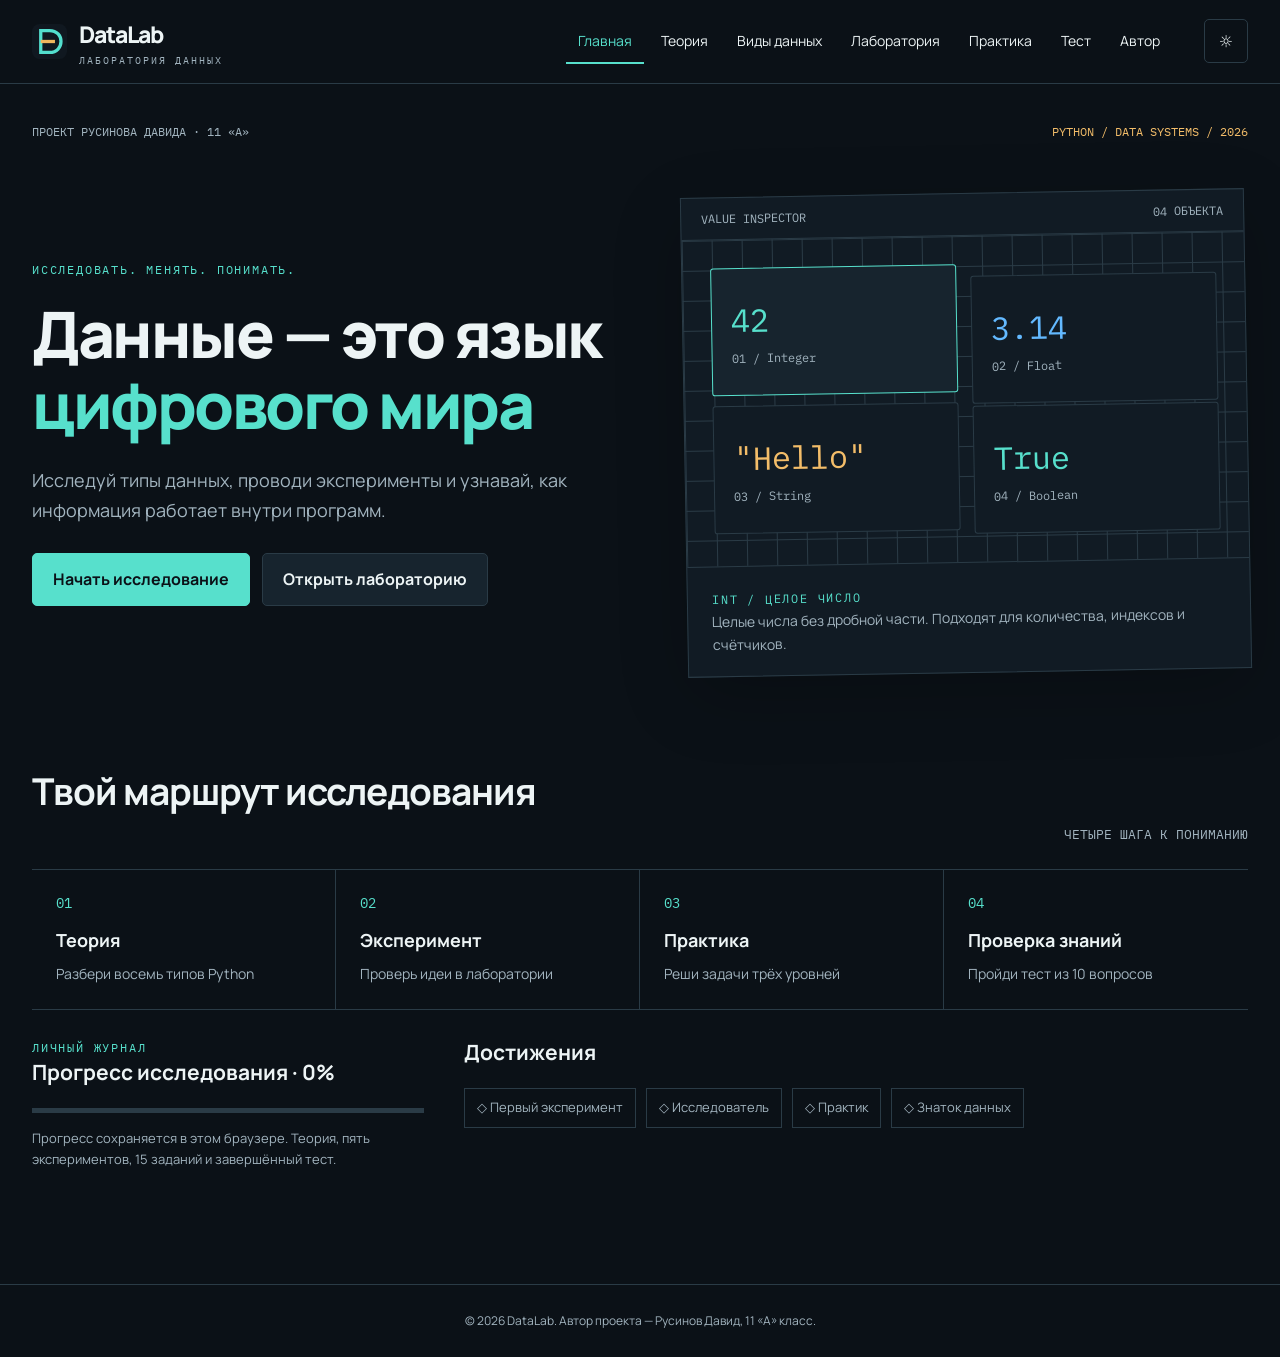
<file: index.html>
<!doctype html><html lang="ru"><head><meta charset="UTF-8"><meta name="viewport" content="width=device-width,initial-scale=1"><meta name="description" content="DataLab — интерактивная лаборатория типов и видов данных. Автор: Русинов Давид, 11 А класс."><title>DataLab — Лаборатория данных</title><link rel="icon" href="assets/favicon.svg" type="image/svg+xml"><link rel="stylesheet" href="assets/style.css"><script src="assets/core.js" defer></script><script src="assets/lab.js" defer></script><script src="assets/quizzes.js" defer></script><script src="assets/app.js" defer></script></head><body data-page="home"><div id="app"></div></body></html>
</file>
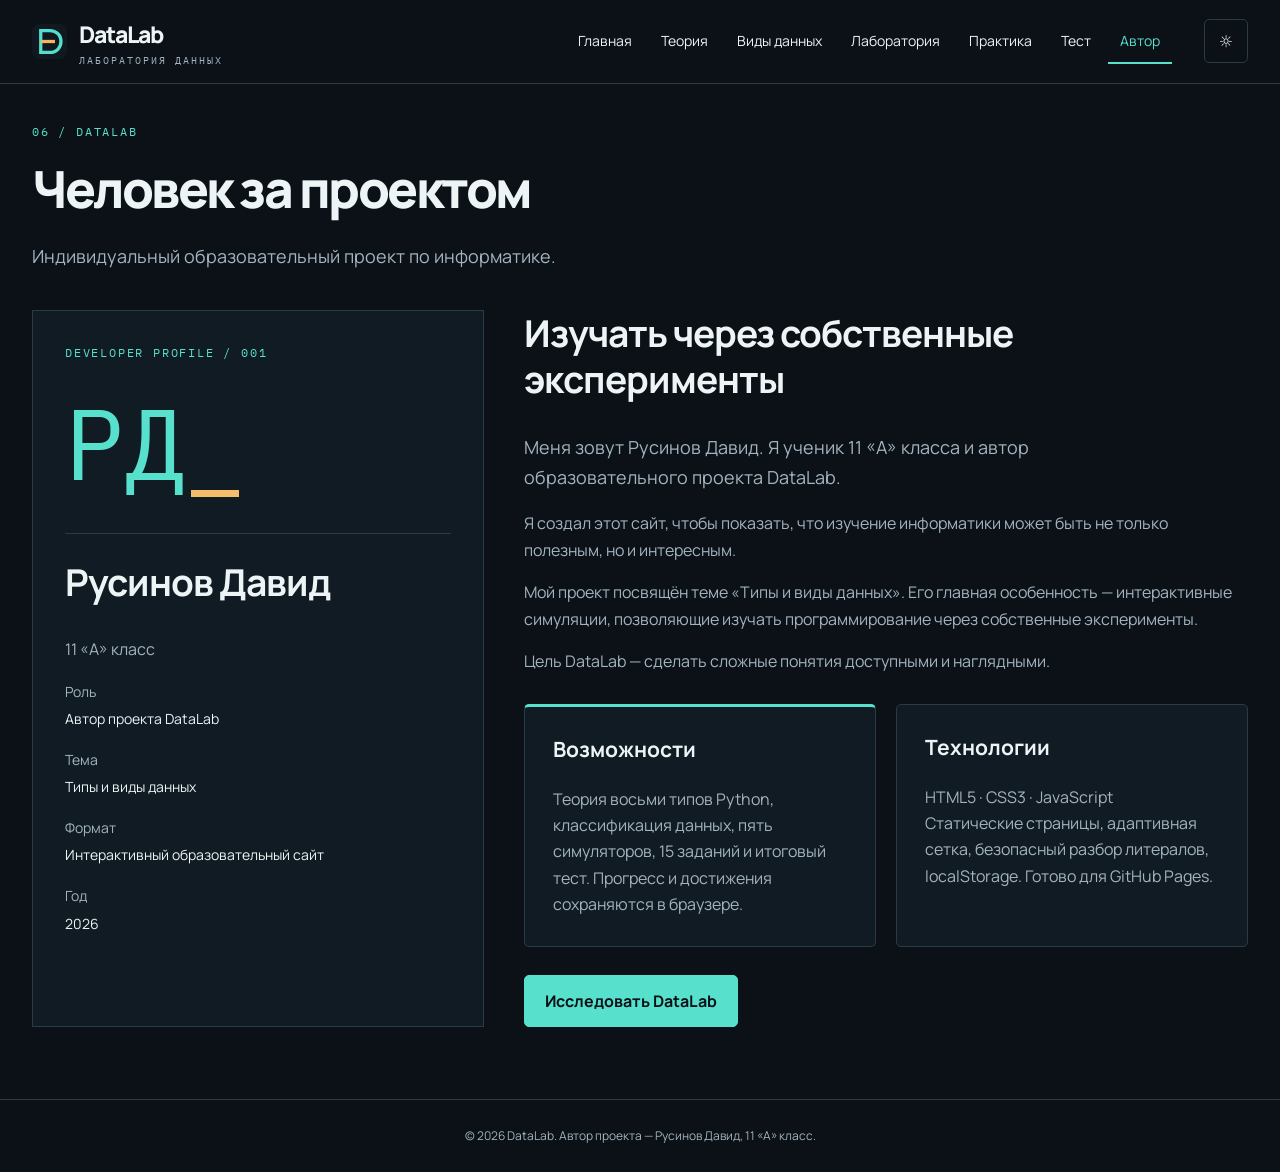
<file: author.html>
<!doctype html><html lang="ru"><head><meta charset="UTF-8"><meta name="viewport" content="width=device-width,initial-scale=1"><meta name="description" content="DataLab — интерактивная лаборатория типов и видов данных. Автор: Русинов Давид, 11 А класс."><title>Автор — DataLab</title><link rel="icon" href="assets/favicon.svg" type="image/svg+xml"><link rel="stylesheet" href="assets/style.css"><script src="assets/core.js" defer></script><script src="assets/lab.js" defer></script><script src="assets/quizzes.js" defer></script><script src="assets/app.js" defer></script></head><body data-page="author"><div id="app"></div></body></html>
</file>
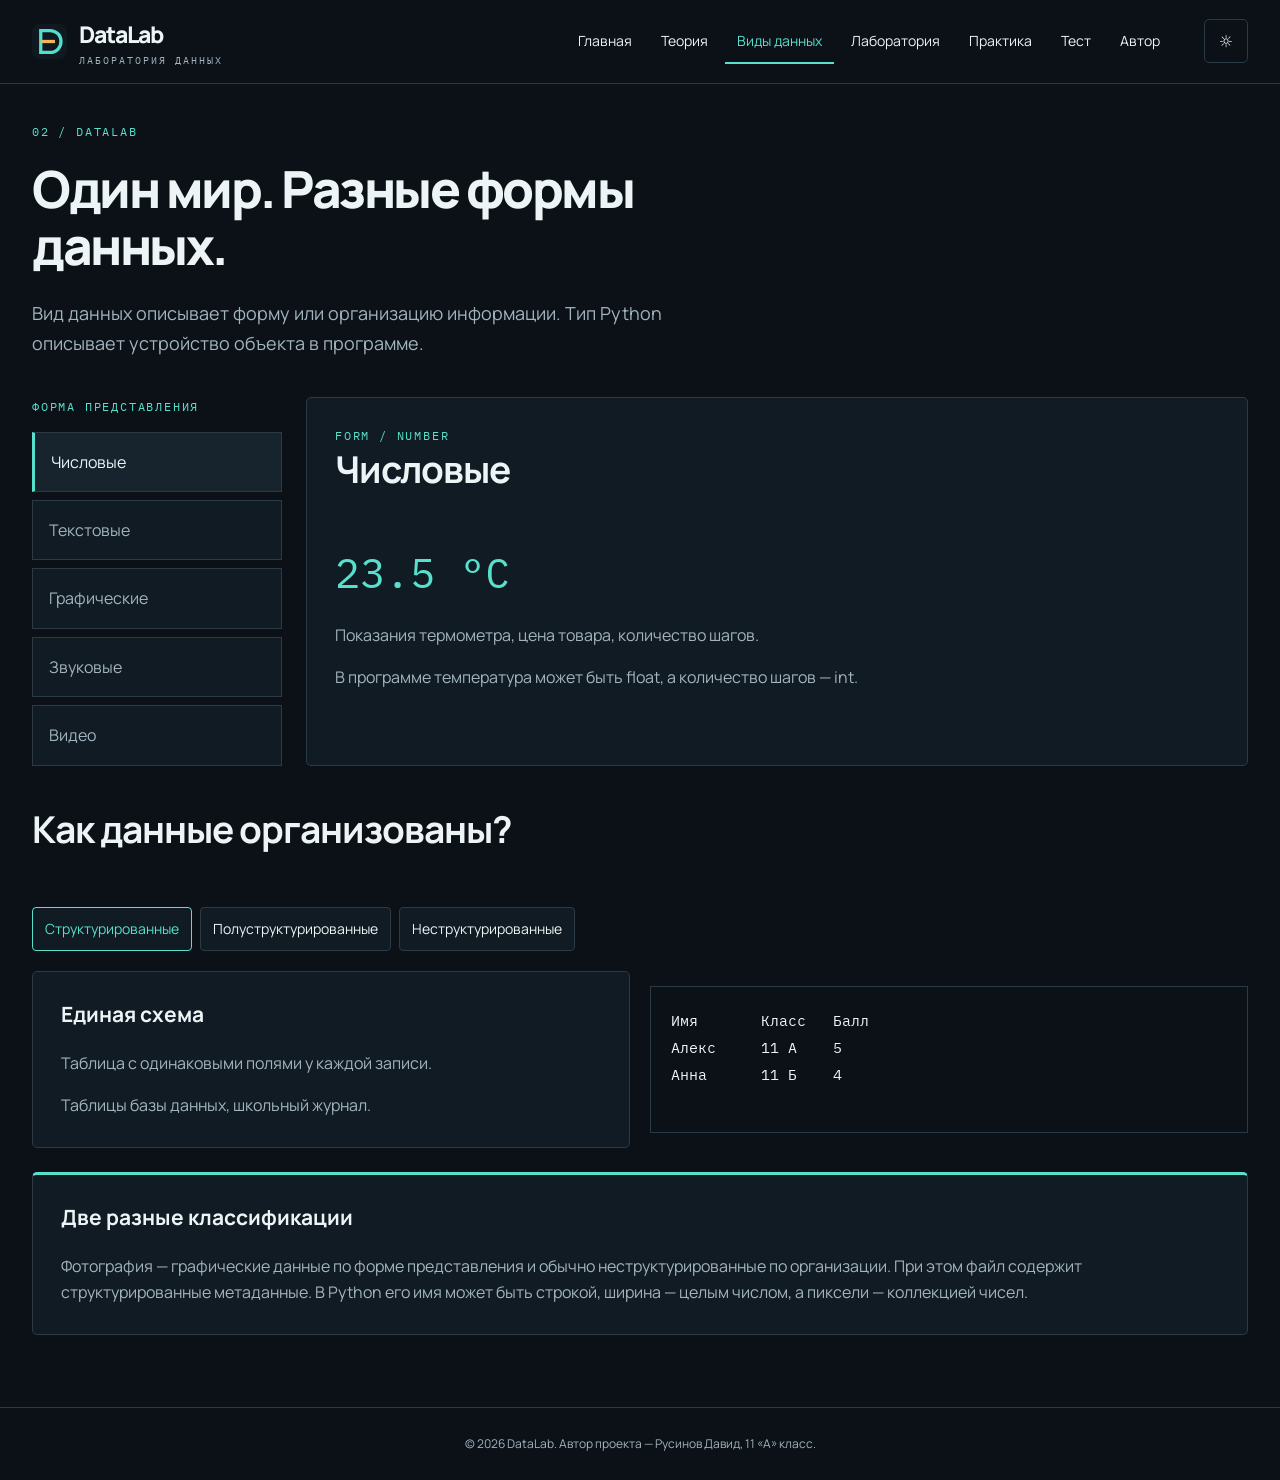
<file: kinds.html>
<!doctype html><html lang="ru"><head><meta charset="UTF-8"><meta name="viewport" content="width=device-width,initial-scale=1"><meta name="description" content="DataLab — интерактивная лаборатория типов и видов данных. Автор: Русинов Давид, 11 А класс."><title>Виды данных — DataLab</title><link rel="icon" href="assets/favicon.svg" type="image/svg+xml"><link rel="stylesheet" href="assets/style.css"><script src="assets/core.js" defer></script><script src="assets/lab.js" defer></script><script src="assets/quizzes.js" defer></script><script src="assets/app.js" defer></script></head><body data-page="kinds"><div id="app"></div></body></html>
</file>
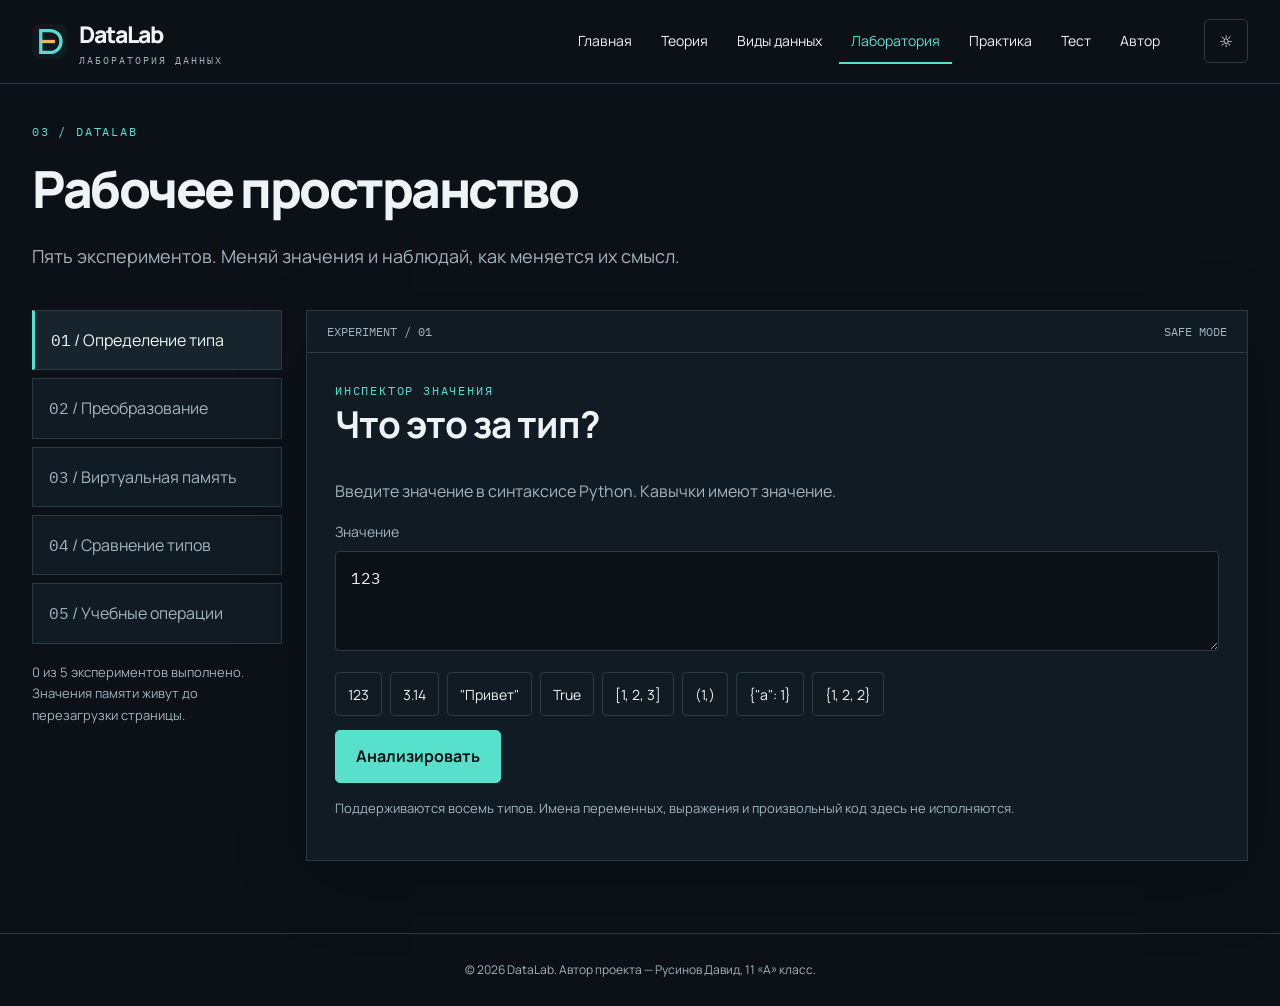
<file: lab.html>
<!doctype html><html lang="ru"><head><meta charset="UTF-8"><meta name="viewport" content="width=device-width,initial-scale=1"><meta name="description" content="DataLab — интерактивная лаборатория типов и видов данных. Автор: Русинов Давид, 11 А класс."><title>Лаборатория — DataLab</title><link rel="icon" href="assets/favicon.svg" type="image/svg+xml"><link rel="stylesheet" href="assets/style.css"><script src="assets/core.js" defer></script><script src="assets/lab.js" defer></script><script src="assets/quizzes.js" defer></script><script src="assets/app.js" defer></script></head><body data-page="lab"><div id="app"></div></body></html>
</file>
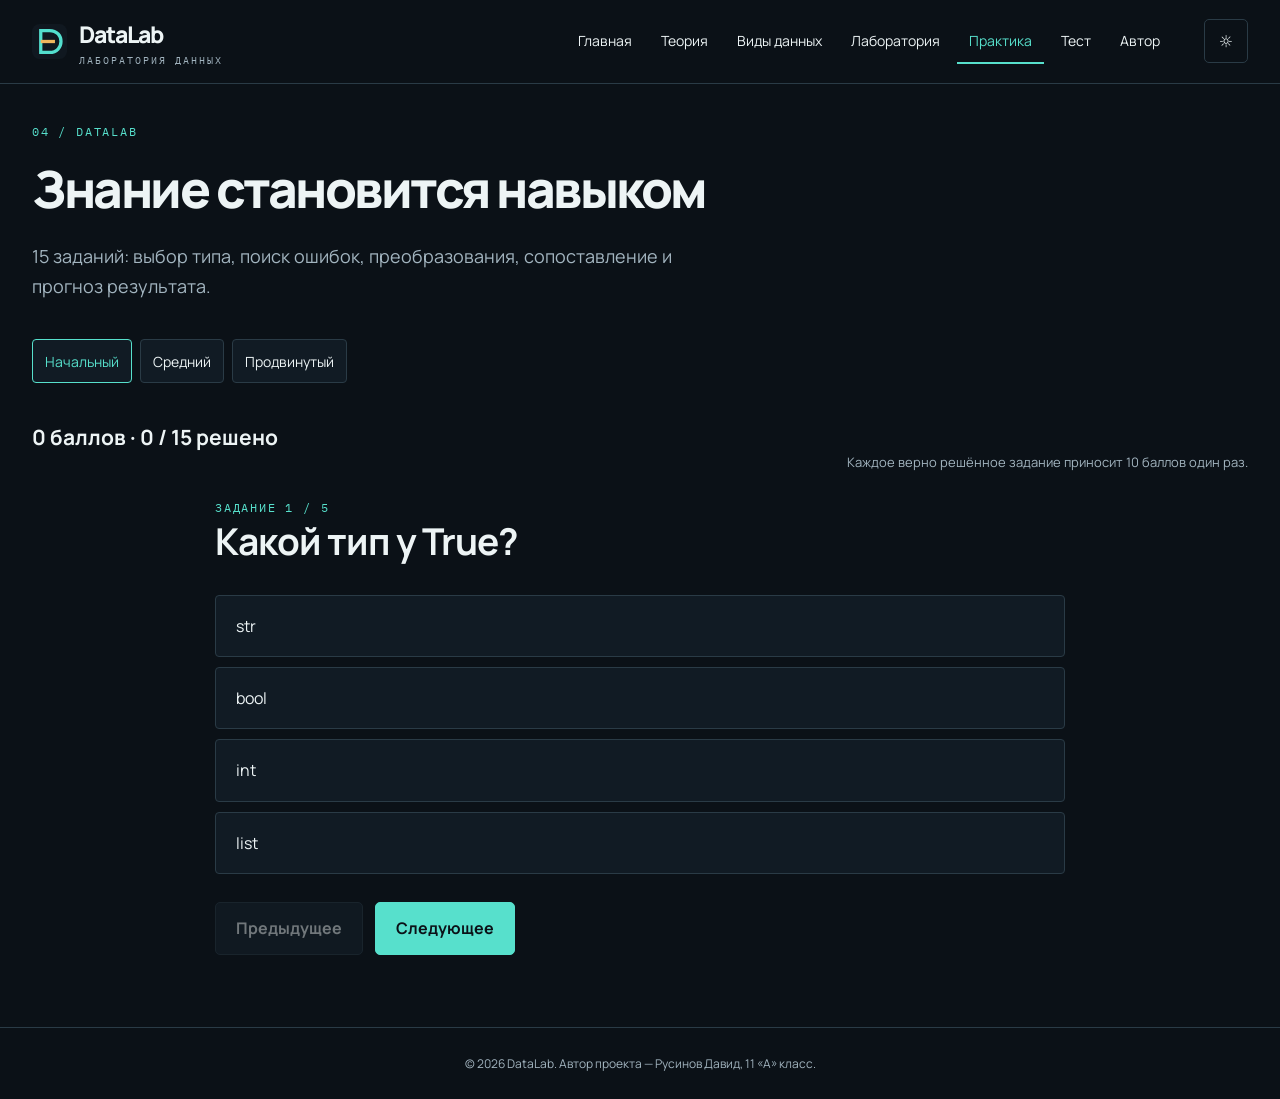
<file: practice.html>
<!doctype html><html lang="ru"><head><meta charset="UTF-8"><meta name="viewport" content="width=device-width,initial-scale=1"><meta name="description" content="DataLab — интерактивная лаборатория типов и видов данных. Автор: Русинов Давид, 11 А класс."><title>Практика — DataLab</title><link rel="icon" href="assets/favicon.svg" type="image/svg+xml"><link rel="stylesheet" href="assets/style.css"><script src="assets/core.js" defer></script><script src="assets/lab.js" defer></script><script src="assets/quizzes.js" defer></script><script src="assets/app.js" defer></script></head><body data-page="practice"><div id="app"></div></body></html>
</file>
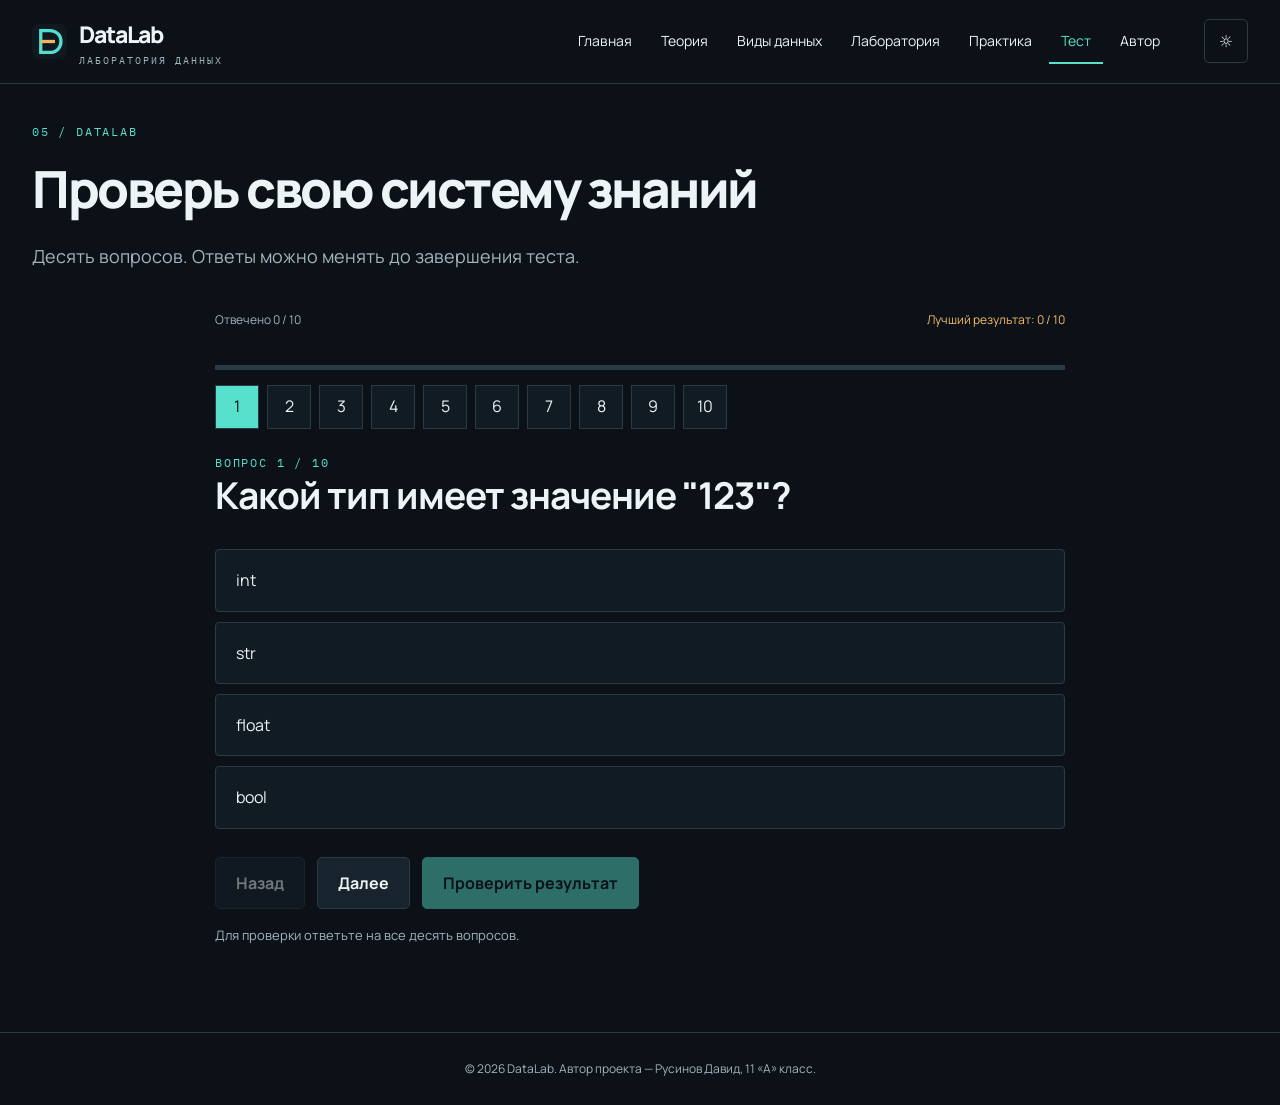
<file: test.html>
<!doctype html><html lang="ru"><head><meta charset="UTF-8"><meta name="viewport" content="width=device-width,initial-scale=1"><meta name="description" content="DataLab — интерактивная лаборатория типов и видов данных. Автор: Русинов Давид, 11 А класс."><title>Тест — DataLab</title><link rel="icon" href="assets/favicon.svg" type="image/svg+xml"><link rel="stylesheet" href="assets/style.css"><script src="assets/core.js" defer></script><script src="assets/lab.js" defer></script><script src="assets/quizzes.js" defer></script><script src="assets/app.js" defer></script></head><body data-page="test"><div id="app"></div></body></html>
</file>
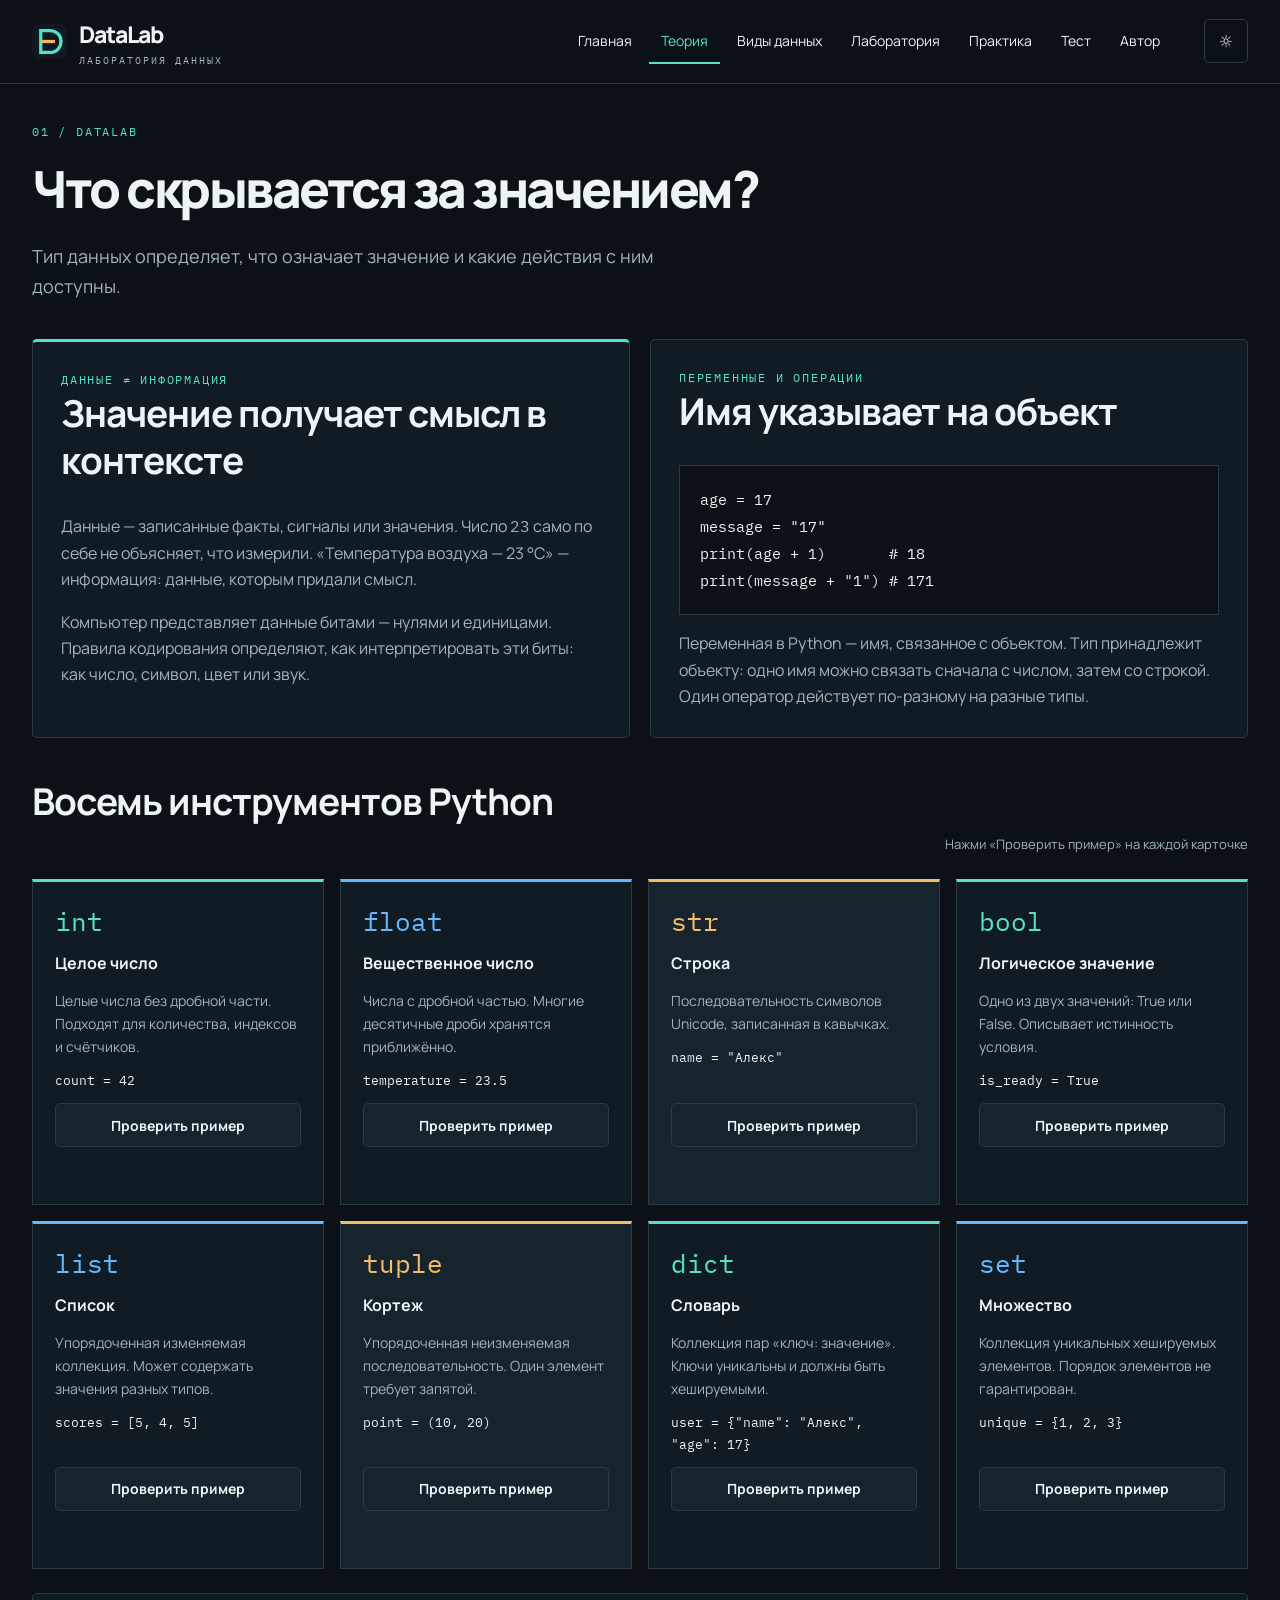
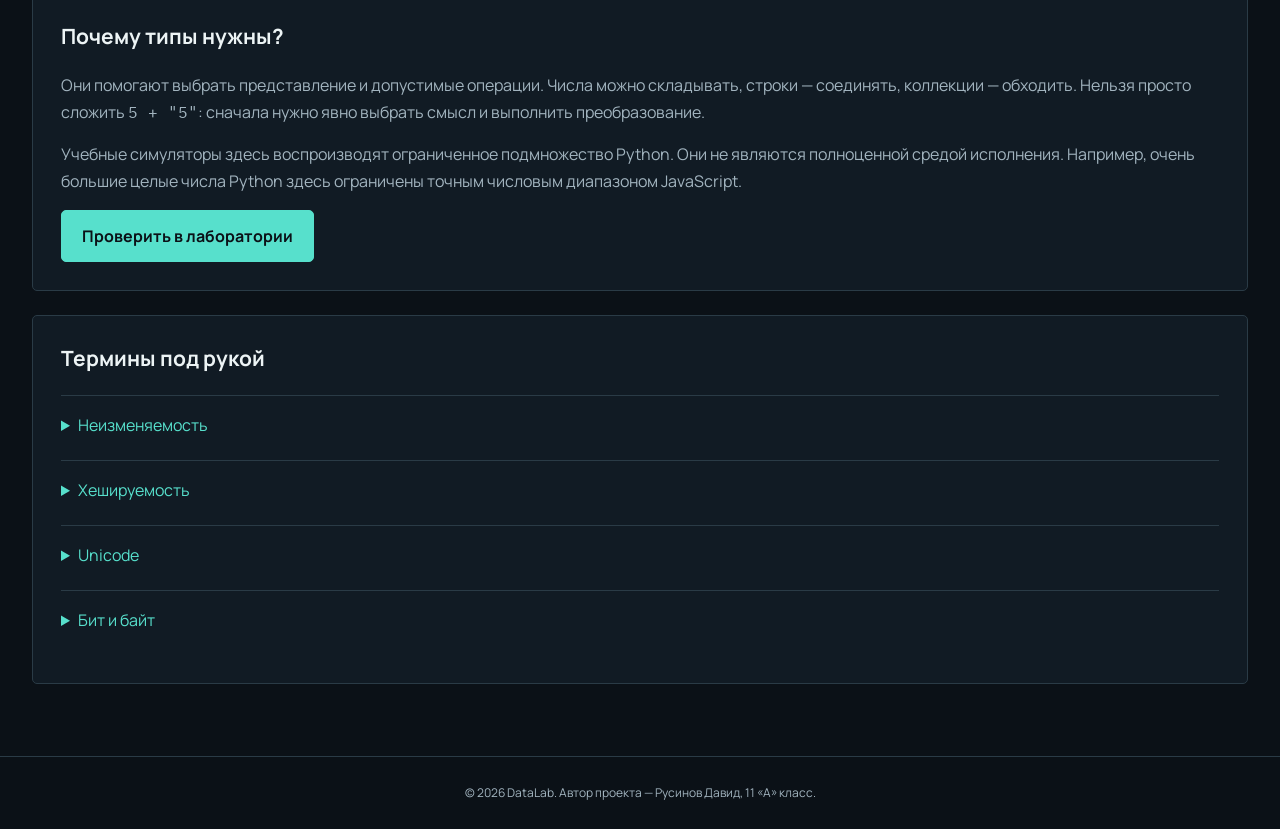
<file: theory.html>
<!doctype html><html lang="ru"><head><meta charset="UTF-8"><meta name="viewport" content="width=device-width,initial-scale=1"><meta name="description" content="DataLab — интерактивная лаборатория типов и видов данных. Автор: Русинов Давид, 11 А класс."><title>Теория — DataLab</title><link rel="icon" href="assets/favicon.svg" type="image/svg+xml"><link rel="stylesheet" href="assets/style.css"><script src="assets/core.js" defer></script><script src="assets/lab.js" defer></script><script src="assets/quizzes.js" defer></script><script src="assets/app.js" defer></script></head><body data-page="theory"><div id="app"></div></body></html>
</file>
<file: assets/style.css>
@import url('https://fonts.googleapis.com/css2?family=Manrope:wght@400;500;600;700;800&family=IBM+Plex+Mono:wght@400;500;600&display=swap');
details{border-top:1px solid var(--line);padding:16px 0}summary{cursor:pointer;color:var(--mint);min-height:32px}details p{margin:12px 0 0}.scroll-reveal{opacity:.4;transform:translateY(14px);transition:opacity .45s,transform .45s}.scroll-reveal.in-view{opacity:1;transform:none}
:root{color-scheme:dark;--bg:#0b1117;--surface:#111b24;--raised:#17242e;--ink:#edf4f5;--muted:#a2b4bf;--line:#2a3b46;--mint:#57e0cc;--blue:#63b9ff;--amber:#f3bd69;--red:#ff9292;--shadow:0 20px 70px #0003}*{box-sizing:border-box}html{scroll-behavior:smooth}body{margin:0;background:var(--bg);color:var(--ink);font-family:Manrope,system-ui,sans-serif;font-size:16px;line-height:1.65}body.light{color-scheme:light;--bg:#f1f5f6;--surface:#fff;--raised:#e5edf0;--ink:#132935;--muted:#526976;--line:#c1d1d8;--mint:#087b6b;--blue:#136caf;--amber:#965f0b;--red:#b32736;--shadow:0 20px 70px #19354412}button,input,select,textarea{font:inherit}button,a,input,select,textarea{-webkit-tap-highlight-color:transparent}button,a{touch-action:manipulation}button{cursor:pointer}a{color:inherit;text-decoration:none}button:focus-visible,a:focus-visible,input:focus-visible,select:focus-visible,textarea:focus-visible{outline:3px solid var(--amber);outline-offset:4px}button:disabled{opacity:.45;cursor:not-allowed}header{position:sticky;top:0;z-index:30;background:var(--bg);border-bottom:1px solid var(--line)}.header-inner{max-width:1440px;margin:auto;padding:16px 32px;display:flex;align-items:center;gap:32px}.brand{display:flex;align-items:center;gap:12px;font-weight:800;font-size:23px;letter-spacing:-1px}.brand img{width:35px;animation:logo 7s ease-in-out infinite}.brand small{display:block;font:10px 'IBM Plex Mono',monospace;letter-spacing:2px;color:var(--muted)}nav{display:flex;gap:5px;margin-left:auto}nav a{font-size:14px;padding:10px 12px;border-bottom:2px solid transparent}nav a:hover,nav a.active{color:var(--mint);border-color:var(--mint)}.icon-button{background:transparent;color:var(--ink);border:1px solid var(--line);min-width:44px;min-height:44px;border-radius:5px}.menu{display:none}main{max-width:1320px;padding:38px 32px 72px;margin:auto;min-height:80vh}.eyebrow,.mono,code,pre{font-family:'IBM Plex Mono',monospace}.eyebrow{font-size:12px;letter-spacing:1.8px;color:var(--mint);text-transform:uppercase}.statusline{display:flex;align-items:center;justify-content:space-between;gap:20px;margin-bottom:35px;color:var(--muted);font-size:12px}.statusline span:last-child{color:var(--amber)}h1,h2,h3,p{margin-top:0}h1{font-size:clamp(36px,5vw,66px);line-height:1.12;letter-spacing:-2.5px;font-weight:800;margin:18px 0 25px}h2{font-size:clamp(26px,3vw,37px);line-height:1.25;letter-spacing:-1px}h3{font-size:21px;line-height:1.4}p{color:var(--muted)}.lead{font-size:18px;max-width:650px}.hero{display:grid;grid-template-columns:1.04fr 1fr;gap:65px;align-items:center;padding:16px 0 55px}.hero h1 span{color:var(--mint)}.actions{display:flex;flex-wrap:wrap;gap:12px;margin-top:28px}.button{display:inline-flex;align-items:center;justify-content:center;min-height:48px;padding:12px 20px;border:1px solid var(--line);background:var(--raised);color:var(--ink);font-weight:700;border-radius:5px;transition:transform .2s,border-color .2s}.button:hover{transform:translateY(-2px);border-color:var(--mint)}.primary{background:var(--mint);color:var(--bg);border-color:var(--mint)}.small{font-size:14px;min-height:44px;padding:8px 14px}.console{border:1px solid var(--line);background:var(--surface);box-shadow:var(--shadow);position:relative}.console-bar{padding:13px 20px;border-bottom:1px solid var(--line);display:flex;justify-content:space-between;font:12px 'IBM Plex Mono',monospace;color:var(--muted)}.objects{padding:28px;display:grid;grid-template-columns:1fr 1fr;gap:14px;background-image:linear-gradient(var(--line) 1px,transparent 1px),linear-gradient(90deg,var(--line) 1px,transparent 1px);background-size:30px 30px}.object{color:var(--ink);text-align:left;position:relative;background:var(--surface);border:1px solid var(--line);padding:19px;min-height:128px;border-radius:3px}.object:nth-child(2){transform:translateY(12px)}.object:nth-child(3){transform:translateY(-4px)}.object:hover,.object.selected{border-color:var(--accent,var(--mint));background:var(--raised)}.object strong{font:32px 'IBM Plex Mono',monospace;color:var(--accent,var(--mint));display:block}.object small{font:12px 'IBM Plex Mono',monospace;display:block;color:var(--muted);margin-top:10px}.readout{padding:20px 24px;min-height:110px;font-size:14px;border-top:1px solid var(--line)}.readout p{margin-bottom:0}.section-head{display:flex;justify-content:space-between;align-items:end;gap:20px;margin:40px 0 24px}.section-head p{margin:0}.route{display:grid;grid-template-columns:repeat(4,1fr);border-top:1px solid var(--line);border-bottom:1px solid var(--line)}.route a{padding:24px;border-right:1px solid var(--line);position:relative}.route a:last-child{border:0}.route a:hover{background:var(--surface)}.route b{font:14px 'IBM Plex Mono',monospace;color:var(--mint);display:block;margin-bottom:14px}.route strong{font-size:18px}.route p{font-size:14px;margin:6px 0 0}.progress-shell{height:5px;background:var(--line);overflow:hidden;margin:15px 0}.progress-shell div{height:100%;background:var(--mint);transition:width .4s}.progress-panel{display:grid;grid-template-columns:1fr 2fr;gap:40px;padding:28px 0}.badges{display:flex;flex-wrap:wrap;gap:10px}.badge{font-size:13px;padding:8px 12px;border:1px solid var(--line);color:var(--muted)}.badge.earned{color:var(--amber);border-color:var(--amber)}footer{border-top:1px solid var(--line);padding:26px 32px;color:var(--muted);font-size:12px;text-align:center}.page-title{max-width:800px;margin-bottom:38px}.page-title h1{font-size:clamp(34px,4vw,52px)}.grid{display:grid;grid-template-columns:repeat(2,1fr);gap:20px}.panel{border:1px solid var(--line);background:var(--surface);padding:28px;border-radius:5px}.panel.accent{border-top:3px solid var(--mint)}.panel p:last-child{margin-bottom:0}.type-grid{display:grid;grid-template-columns:repeat(4,1fr);gap:16px}.type-card{border:1px solid var(--line);border-top:3px solid var(--accent);background:var(--surface);padding:22px;display:flex;flex-direction:column;gap:12px}.type-card:nth-child(3n){background:var(--raised)}.type-card h3{font:26px 'IBM Plex Mono',monospace;color:var(--accent);margin:0}.type-card p{font-size:14px;margin:0}.type-card pre{margin:0;font-size:13px;white-space:pre-wrap;overflow-wrap:anywhere;color:var(--ink)}.type-card button{margin-top:auto}.type-result{font-size:14px;color:var(--accent);min-height:23px}.code{background:var(--bg);padding:20px;border:1px solid var(--line);white-space:pre-wrap;overflow-wrap:anywhere;color:var(--ink);font:15px/1.8 'IBM Plex Mono',monospace}.token-key{color:var(--blue)}.token-value{color:var(--amber)}.split{display:grid;grid-template-columns:250px 1fr;gap:24px}.tabs{display:flex;flex-direction:column;gap:8px}.tabs button{text-align:left;background:var(--surface);color:var(--muted);border:1px solid var(--line);padding:16px;min-height:58px}.tabs button.active{border-left:3px solid var(--mint);color:var(--ink);background:var(--raised)}label{display:block;font-size:14px;color:var(--muted);margin-bottom:8px}input,select,textarea{width:100%;background:var(--bg);color:var(--ink);border:1px solid var(--line);border-radius:4px;padding:13px 15px;min-height:48px}textarea{min-height:100px;resize:vertical;font-family:'IBM Plex Mono',monospace}.field{margin:18px 0}.inline-fields{display:grid;grid-template-columns:1fr 1fr;gap:16px}.result{margin-top:24px;padding:24px;background:var(--raised);border-left:3px solid var(--mint);animation:appear .3s ease-out}.result.error{border-color:var(--red)}.result h3{color:var(--mint);margin-bottom:12px}.result.error h3{color:var(--red)}.result pre{white-space:pre-wrap;overflow-wrap:anywhere}.hint{font-size:13px;color:var(--muted)}.chips{display:flex;gap:8px;flex-wrap:wrap}.chip{padding:8px 12px;min-height:44px;background:var(--surface);border:1px solid var(--line);color:var(--ink);border-radius:4px;font-size:14px}.chip.active{color:var(--mint);border-color:var(--mint)}.memory{display:grid;grid-template-columns:repeat(3,1fr);gap:14px;margin-top:24px}.memory-block{background:var(--raised);border:1px solid var(--line);padding:18px;animation:appear .3s}.memory-block strong{display:block;color:var(--mint)}.memory-block code{display:block;overflow-wrap:anywhere;margin:12px 0}.memory-actions{display:flex;gap:8px}.compare{display:grid;grid-template-columns:1fr 1fr;gap:20px;margin-top:24px}.compare .panel{border-top:4px solid var(--accent)}.compare pre{white-space:pre-wrap}.answer{display:block;text-align:left;width:100%;margin:10px 0;background:var(--surface);color:var(--ink);padding:17px 20px;border:1px solid var(--line);border-radius:4px;min-height:54px}.answer:hover{border-color:var(--mint)}.answer.selected{border-color:var(--mint);background:var(--raised)}.answer.correct{border-color:var(--mint)}.answer.wrong{border-color:var(--red)}.question-numbers{display:flex;flex-wrap:wrap;gap:8px;margin-bottom:24px}.question-numbers button{width:44px;height:44px;border:1px solid var(--line);background:var(--surface);color:var(--ink)}.question-numbers button.done{background:var(--raised);border-color:var(--mint)}.question-numbers button.active{background:var(--mint);color:var(--bg)}.question-wrap{max-width:850px;margin:auto}.score{font:clamp(48px,7vw,90px) 'IBM Plex Mono',monospace;color:var(--mint)}.author{display:grid;grid-template-columns:1fr 1.6fr;gap:40px}.identity{background:var(--surface);border:1px solid var(--line);padding:32px}.monogram{font:100px/1.2 'IBM Plex Mono',monospace;color:var(--mint);border-bottom:1px solid var(--line);margin-bottom:25px;padding:20px 0 30px}.identity dl{font-size:14px}.identity dt{color:var(--muted);margin-top:18px}.identity dd{margin:4px 0}.notice{position:fixed;bottom:24px;right:24px;z-index:60;background:var(--raised);border:1px solid var(--mint);padding:16px 24px;box-shadow:var(--shadow);max-width:calc(100vw - 48px)}.class-display{min-height:230px}.data-viz{font:42px 'IBM Plex Mono',monospace;color:var(--mint);overflow-wrap:anywhere;padding:22px 0}.wave{display:flex;align-items:center;gap:5px;height:100px}.wave i{width:8px;background:var(--blue);height:var(--h)}.pixel-grid{display:grid;grid-template-columns:repeat(8,18px);gap:3px}.pixel-grid i{height:18px;background:var(--blue);opacity:var(--o)}.reveal{animation:appear .5s ease-out}.sr-only{position:absolute;width:1px;height:1px;padding:0;overflow:hidden;clip:rect(0,0,0,0)}@keyframes appear{from{opacity:0;transform:translateY(8px)}to{opacity:1;transform:none}}@keyframes logo{50%{filter:brightness(1.5)}}@media(min-width:1000px){.hero .console{transform:rotate(-1deg)}}@media(max-width:1100px){.header-inner{gap:16px;padding:14px 20px}nav a{padding:10px 8px;font-size:13px}.hero{gap:30px}.type-grid{grid-template-columns:repeat(2,1fr)}}@media(max-width:820px){.menu{display:block;margin-left:auto}.header-inner{flex-wrap:wrap}.header-inner nav{display:none;width:100%;margin:0;grid-template-columns:repeat(2,1fr)}.header-inner nav.open{display:grid}.hero{grid-template-columns:1fr;gap:25px}.hero h1{max-width:650px}.hero .console{max-width:600px}.route{grid-template-columns:repeat(2,1fr)}.route a:nth-child(2){border-right:0}.route a:nth-child(-n+2){border-bottom:1px solid var(--line)}.split{grid-template-columns:1fr}.tabs{display:grid;grid-template-columns:repeat(2,1fr)}.author{grid-template-columns:1fr}.progress-panel{grid-template-columns:1fr;gap:12px}.statusline{flex-wrap:wrap;gap:8px;margin-bottom:20px}}@media(max-width:540px){main{padding:24px 18px 48px}.header-inner{padding:12px 18px}.brand small{font-size:9px}.grid,.inline-fields,.compare{grid-template-columns:1fr}.type-grid{grid-template-columns:1fr}.memory{grid-template-columns:1fr}.panel{padding:20px}.hero{padding-top:0}.objects{padding:18px;gap:10px}.object{padding:15px;min-height:113px}.object strong{font-size:26px}.section-head{display:block}.route a{padding:19px 14px}.route strong{font-size:16px}.tabs button{padding:12px;font-size:14px}.actions .button{flex:1}.statusline{font-size:11px}.console-bar{font-size:11px}.page-title h1{letter-spacing:-1px}}@media(prefers-reduced-motion:reduce){*{animation:none!important;transition:none!important;scroll-behavior:auto!important}}
</file>
